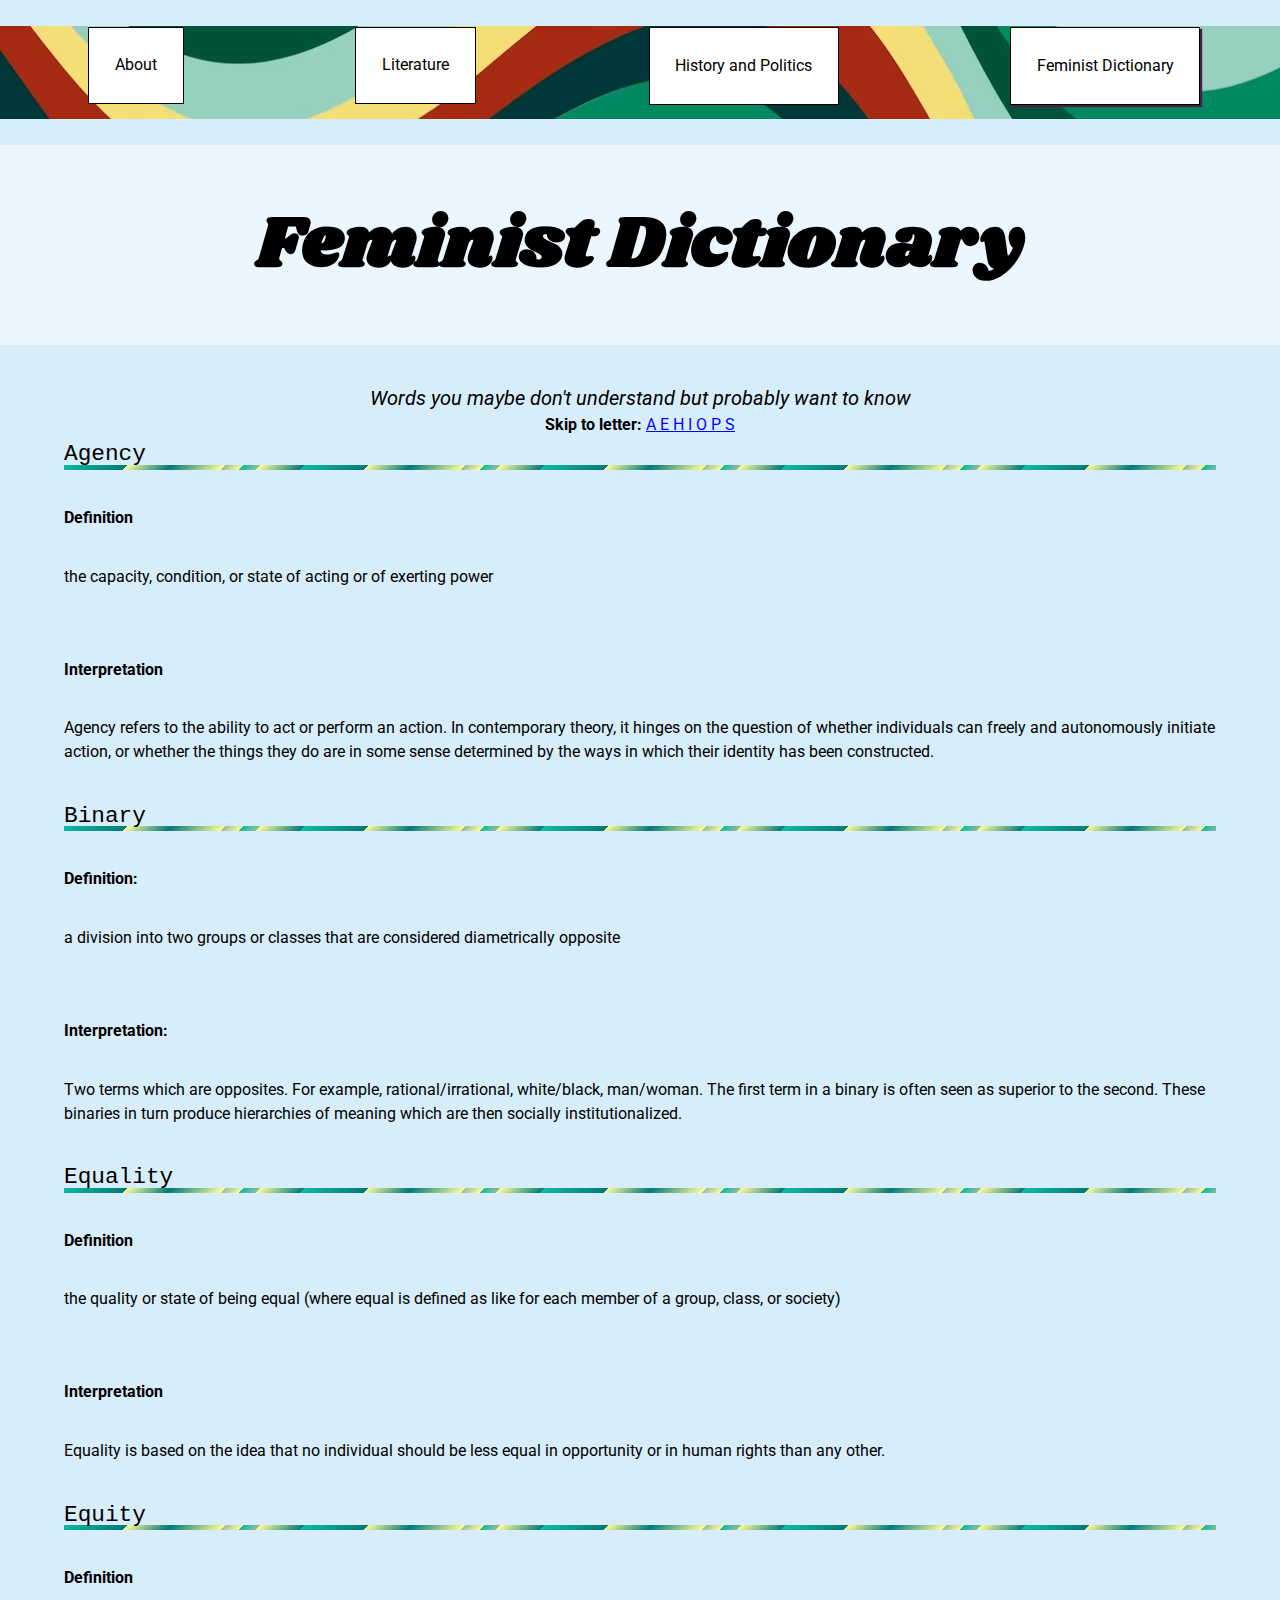
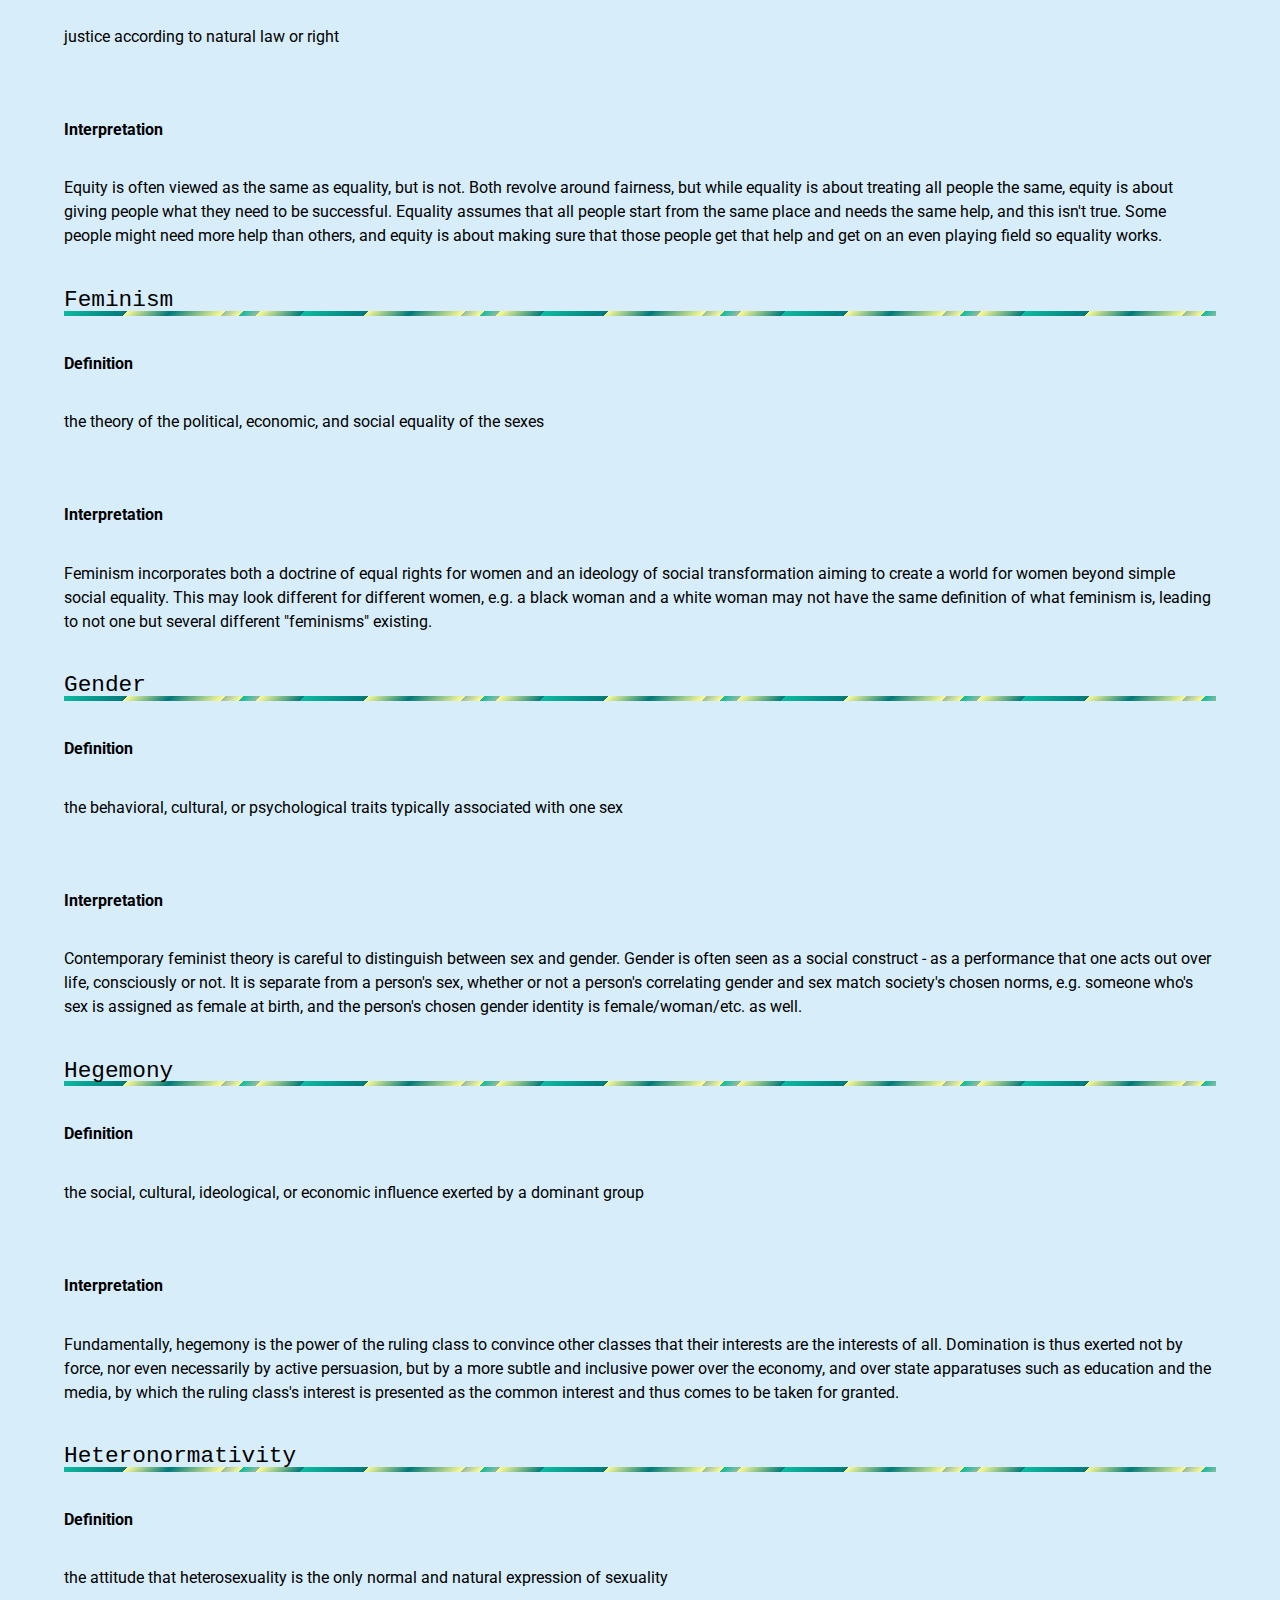
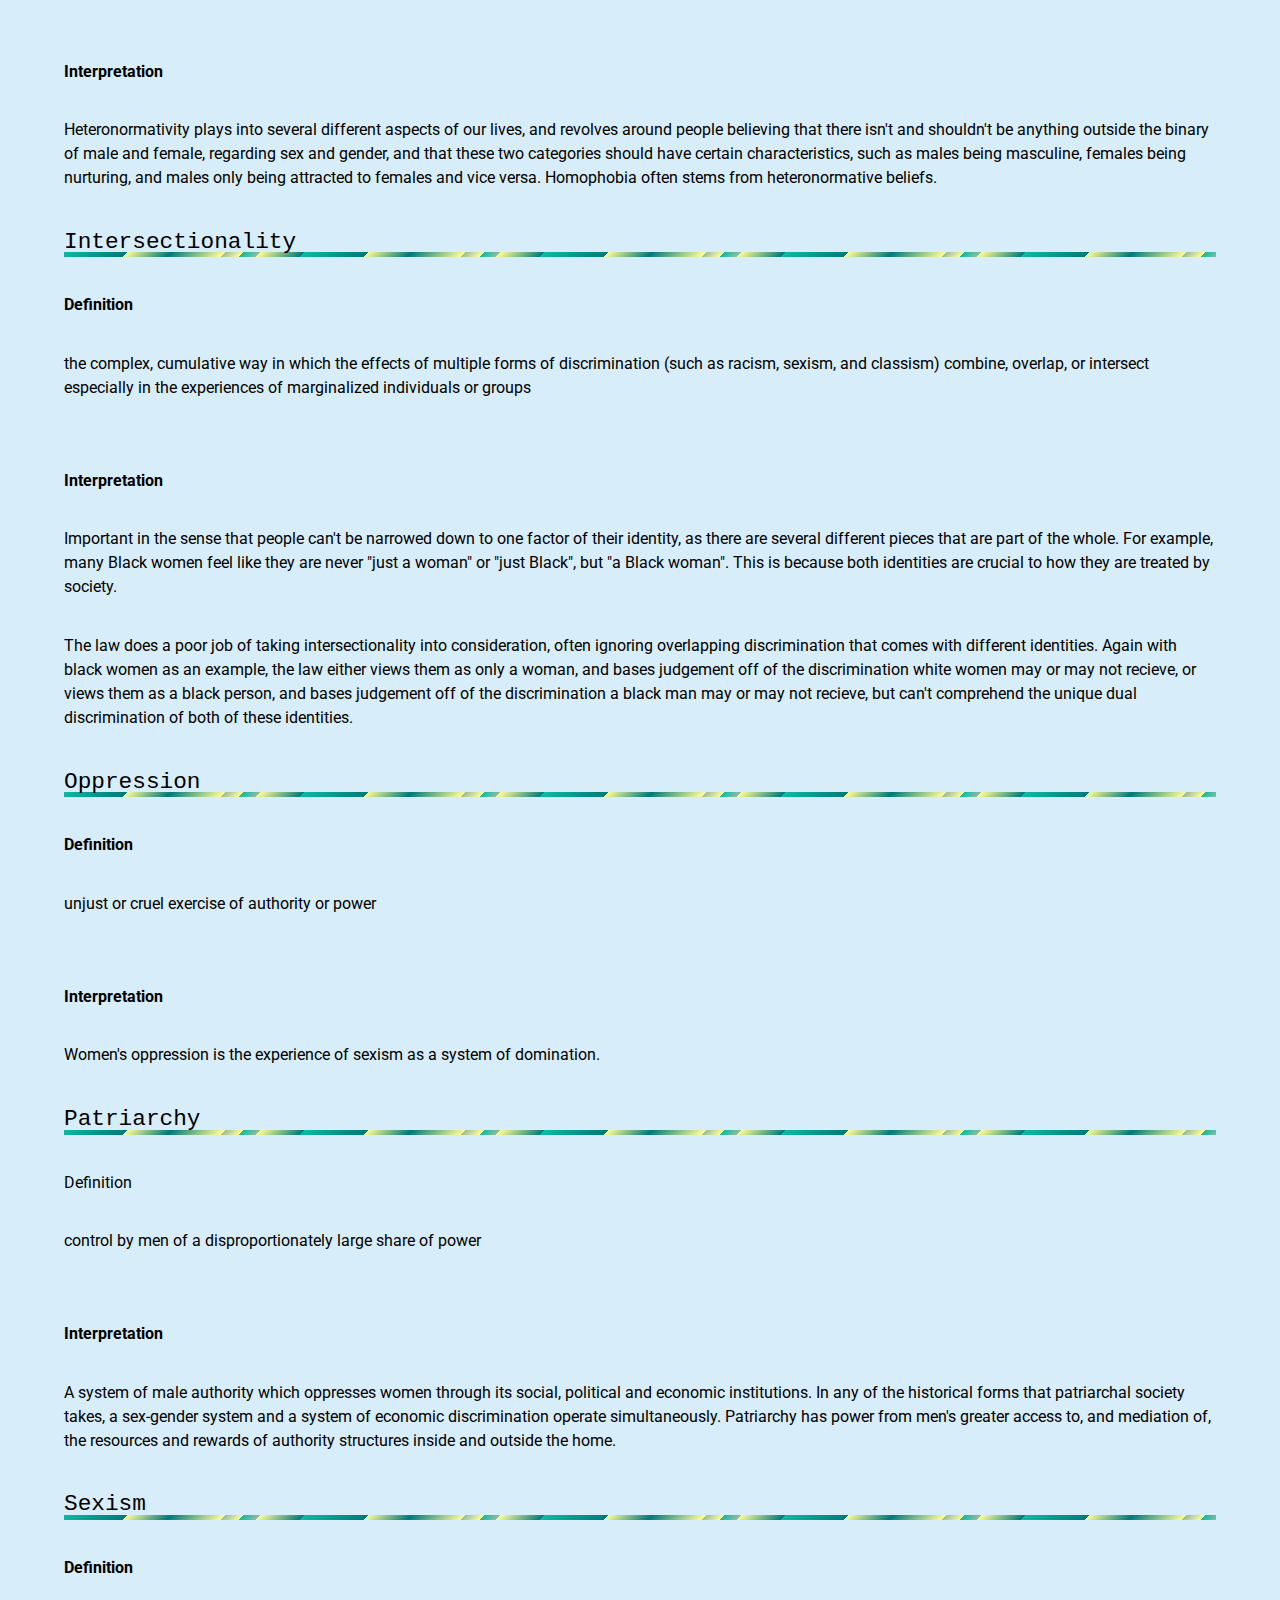
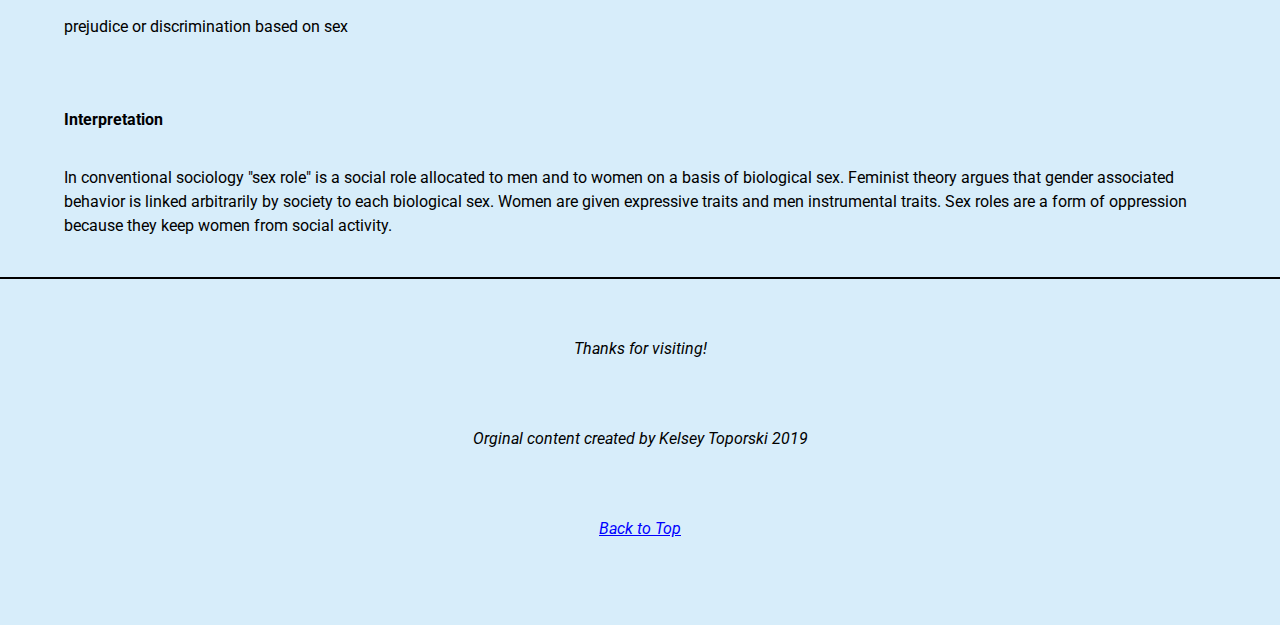
<file: femdict.html>
<!DOCTYPE html>
<html lang="en">
<head>
  <meta charset="UTF-8">

  <meta name="viewport" content="width=device-width, initial-scale=1.0">

  <!-- connects to the stylesheets -->
  <link rel="stylesheet" href="css/reset.css">
  <link rel="stylesheet" href="css/style.css">

  <!-- connect to a Google font -->
  <link href="https://fonts.googleapis.com/css2?family=Merriweather&family=Roboto&family=Shrikhand&display=swap" rel="stylesheet"> 
  <!-- connect to a Font Aweseom font -->
  <!-- connect to a favicon -->
  <link rel="apple-touch-icon" sizes="180x180" href="images/favicon_io/apple-touch-icon.png">
  <link rel="icon" type="image/png" sizes="32x32" href="images/favicon_io/favicon-32x32.png">
  <link rel="icon" type="image/png"  href="images/favicon_io/favicon-16x16.png">

  <title>Women's Web - Dictionary</title>
</head>

<body>
  <a href= "#mainstuff" class= "skip">Skip to Main Content</a>
  <header id="tops">
    <nav>
        <ul>
          <li><a href="index.html">About</a></li>
          <li><a href="literature.html">Literature</a></li>
          <li><a href="history.html">History and Politics</a></li>
          <li><a href="femdict.html" class= "current">Feminist Dictionary</a></li>
        </ul>
    </nav>
      <!-- definitions from meriam webster -->
      <!-- interpretations from
            The Dictionary of Feminist Theory - Maggie Humm,
            Key Concepts In Post-Colonial Studies - Ashcroft, Bill, Gareth Griffiths, and Helen Tiffin,
            or myself -->
      <!-- interpretation of equity from https://everydayfeminism.com/2014/09/equality-is-not-enough/ -->
    <div class= "text_container">
    <h1>Feminist Dictionary</h1>
    </div>

    <h3 class="subtitle">Words you maybe don't understand but probably want to know</h3>

    <h4 class="alpha">Skip to letter: <Span><a href= "#A">A </a><a href="#E">E </a><a href="#H">H </a><a href="#I">I </a><a href="#O">O </a><a href="#P">P </a><a href="#S">S </a></Span></h4>
  </header>

  <main>

      <!-- definitions from meriam webster -->
      <!-- interpretations from
            The Dictionary of Feminist Theory - Maggie Humm,
            Key Concepts In Post-Colonial Studies - Ashcroft, Bill, Gareth Griffiths, and Helen Tiffin,
            or myself -->
      <!-- interpretation of equity from https://everydayfeminism.com/2014/09/equality-is-not-enough/ -->

      <dl class=dictionary>
        <div id="mainstuff">
        <dt id="A"><span>Agency</span></dt>
        <dd><h4>Definition</h4>
          <p>
            the capacity, condition, or state of acting or of exerting power
          </p></dd>
        <dd><h4>Interpretation</h4>
          <p>
            Agency refers to the ability to act or perform an action. In contemporary theory, it hinges on the question of whether individuals can freely and autonomously initiate action, or whether the things they do are in some sense determined by the ways in which their identity has been constructed.
          </p></dd>
        </div>
        <div>
        <dt>Binary</dt>
        <dd><h4>Definition:</h4>
          <p>
            a division into two groups or classes that are considered diametrically opposite
          </p></dd>
        <dd><h4>Interpretation:</h4>
          <p>
            Two terms which are opposites. For example, rational/irrational, white/black, man/woman. The first term in a binary is often seen as superior to the second. These binaries in turn produce hierarchies of meaning which are then socially institutionalized.
          </p></dd>
        </div>
        <div>
        <dt id="E">Equality</dt>
        <dd><h4>Definition</h4>
          <p>
            the quality or state of being equal (where equal is defined as like for each member of a group, class, or society)
          </p></dd>
        <dd><h4>Interpretation</h4>
          <p>
            Equality is based on the idea that no individual should be less equal in opportunity or in human rights than any other.
          </p></dd>
        </div>
        <div>
          
        <dt>Equity</dt>
        <dd><h4>Definition</h4>
          <p>
            justice according to natural law or right
          </p></dd>
        <dd><h4>Interpretation</h4>
          <p>
            Equity is often viewed as the same as equality, but is not. Both revolve around fairness, but while equality is about treating all people the same, equity is about giving people what they need to be successful. Equality assumes that all people start from the same place and needs the same help, and this isn't true. Some people might need more help than others, and equity is about making sure that those people get that help and get on an even playing field so equality works.
          </p></dd>
        </div>
        
        <div>
        <dt id="F">Feminism</dt>
        <dd><h4>Definition</h4>
          <p>
            the theory of the political, economic, and social equality of the sexes
          </p></dd>
        <dd><h4>Interpretation</h4>
          <p>
            Feminism incorporates both a doctrine of equal rights for women and an ideology of social transformation aiming to create a world for women beyond simple social equality. This may look different for different women, e.g. a black woman and a white woman may not have the same definition of what feminism is, leading to not one but several different "feminisms" existing.
          </p></dd>
        </div>
       
        <div>
        <dt id="G">Gender</dt>
        <dd><h4>Definition</h4>
          <p>
            the behavioral, cultural, or psychological traits typically associated with one sex
          </p></dd>
        <dd><h4>Interpretation</h4>
          <p>
            Contemporary feminist theory is careful to distinguish between sex and gender. Gender is often seen as a social construct - as a performance that one acts out over life, consciously or not. It is separate from a person's sex, whether or not a person's correlating gender and sex match society's chosen norms, e.g. someone who's sex is assigned as female at birth, and the person's chosen gender identity is female/woman/etc. as well.
          </p></dd>
        </div>
        <div>
        <dt id="H">Hegemony</dt>
        <dd><h4>Definition</h4>
          <p>
            the social, cultural, ideological, or economic influence exerted by a dominant group
          </p></dd>
        <dd><h4>Interpretation</h4>
          <p>
            Fundamentally, hegemony is the power of the ruling class to convince other classes that their interests are the interests of all.  Domination is thus exerted not by force, nor even necessarily by active persuasion, but by a more subtle and inclusive power over the economy, and over state apparatuses such as education and the media, by which the ruling class's interest is presented as the common interest and thus comes to be taken for granted.
          </p></dd>
        </div>

        <div>
        <dt>Heteronormativity</dt>
        <dd><h4>Definition</h4>
          <p>
            the attitude that heterosexuality is the only normal and natural expression of sexuality
          </p></dd>
        <dd><h4>Interpretation</h4>
          <p>
            Heteronormativity plays into several different aspects of our lives, and revolves around people believing that there isn't and shouldn't be anything outside the binary of male and female, regarding sex and gender, and that these two categories should have certain characteristics, such as males being masculine, females being nurturing, and males only being attracted to females and vice versa. Homophobia often stems from heteronormative beliefs.
          </p></dd>
        </div>
        
        <div>
        <dt id="I">Intersectionality</dt>
        <dd><h4>Definition</h4>
          <p>
            the complex, cumulative way in which the effects of multiple forms of discrimination (such as racism, sexism, and classism) combine, overlap, or intersect especially in the experiences of marginalized individuals or groups
          </p></dd>
        <dd><h4>Interpretation</h4>
          <p>
            Important in the sense that people can't be narrowed down to one factor of their identity, as there are several different pieces that are part of the whole. For example, many Black women feel like they are never "just a woman" or "just Black", but "a Black woman". This is because both identities are crucial to how they are treated by society.
          </p>
          <p>
            The law does a poor job of taking intersectionality into consideration, often ignoring overlapping discrimination that comes with different identities. Again with black women as an example, the law either views them as only a woman, and bases judgement off of the discrimination white women may or may not recieve, or views them as a black person, and bases judgement off of the discrimination a black man may or may not recieve, but can't comprehend the unique dual discrimination of both of these identities.
          </p></dd>
        </div>
        
        <div>
        <dt id="O">Oppression</dt>
        <dd><h4>Definition</h4>
          <p>
            unjust or cruel exercise of authority or power
          </p></dd>
        <dd><h4>Interpretation</h4>
          <p>
            Women's oppression is the experience of sexism as a system of domination.
          </p></dd>
        </div>
        <div>
        <dt id="P">Patriarchy</dt>
        <dd>Definition
          <p>
            control by men of a disproportionately large share of power
          </p></dd>
        <dd><h4>Interpretation</h4>
          <p>
            A system of male authority which oppresses women through its social, political and economic institutions. In any of the historical forms that patriarchal society takes, a sex-gender system and a system of economic discrimination operate simultaneously. Patriarchy has power from men's greater access to, and mediation of, the resources and rewards of authority structures inside and outside the home.
          </p></dd>
        </div>

        <div>
        <dt id="S">Sexism</dt>
        <dd><h4>Definition</h4>
          <p>
            prejudice or discrimination based on sex
          </p></dd>
        <dd><h4>Interpretation</h4>
          <p>
            In conventional sociology "sex role" is a social role allocated to men and to women on a basis of biological sex. Feminist theory argues that gender associated behavior is linked arbitrarily by society to each biological sex. Women are given expressive traits and men instrumental traits. Sex roles are a form of oppression because they keep women from social activity.
          </p></dd>
        </div>
      </dl>

    </main>

    <footer>
      <p class="thanks">
        Thanks for visiting! <i class="far fa-grin"></i>
      </p>
      <p>Orginal content created by Kelsey Toporski 2019</p>

      <a href="#top" class="tops">Back to Top</a>
    </footer>

</body>
</html>
</file>
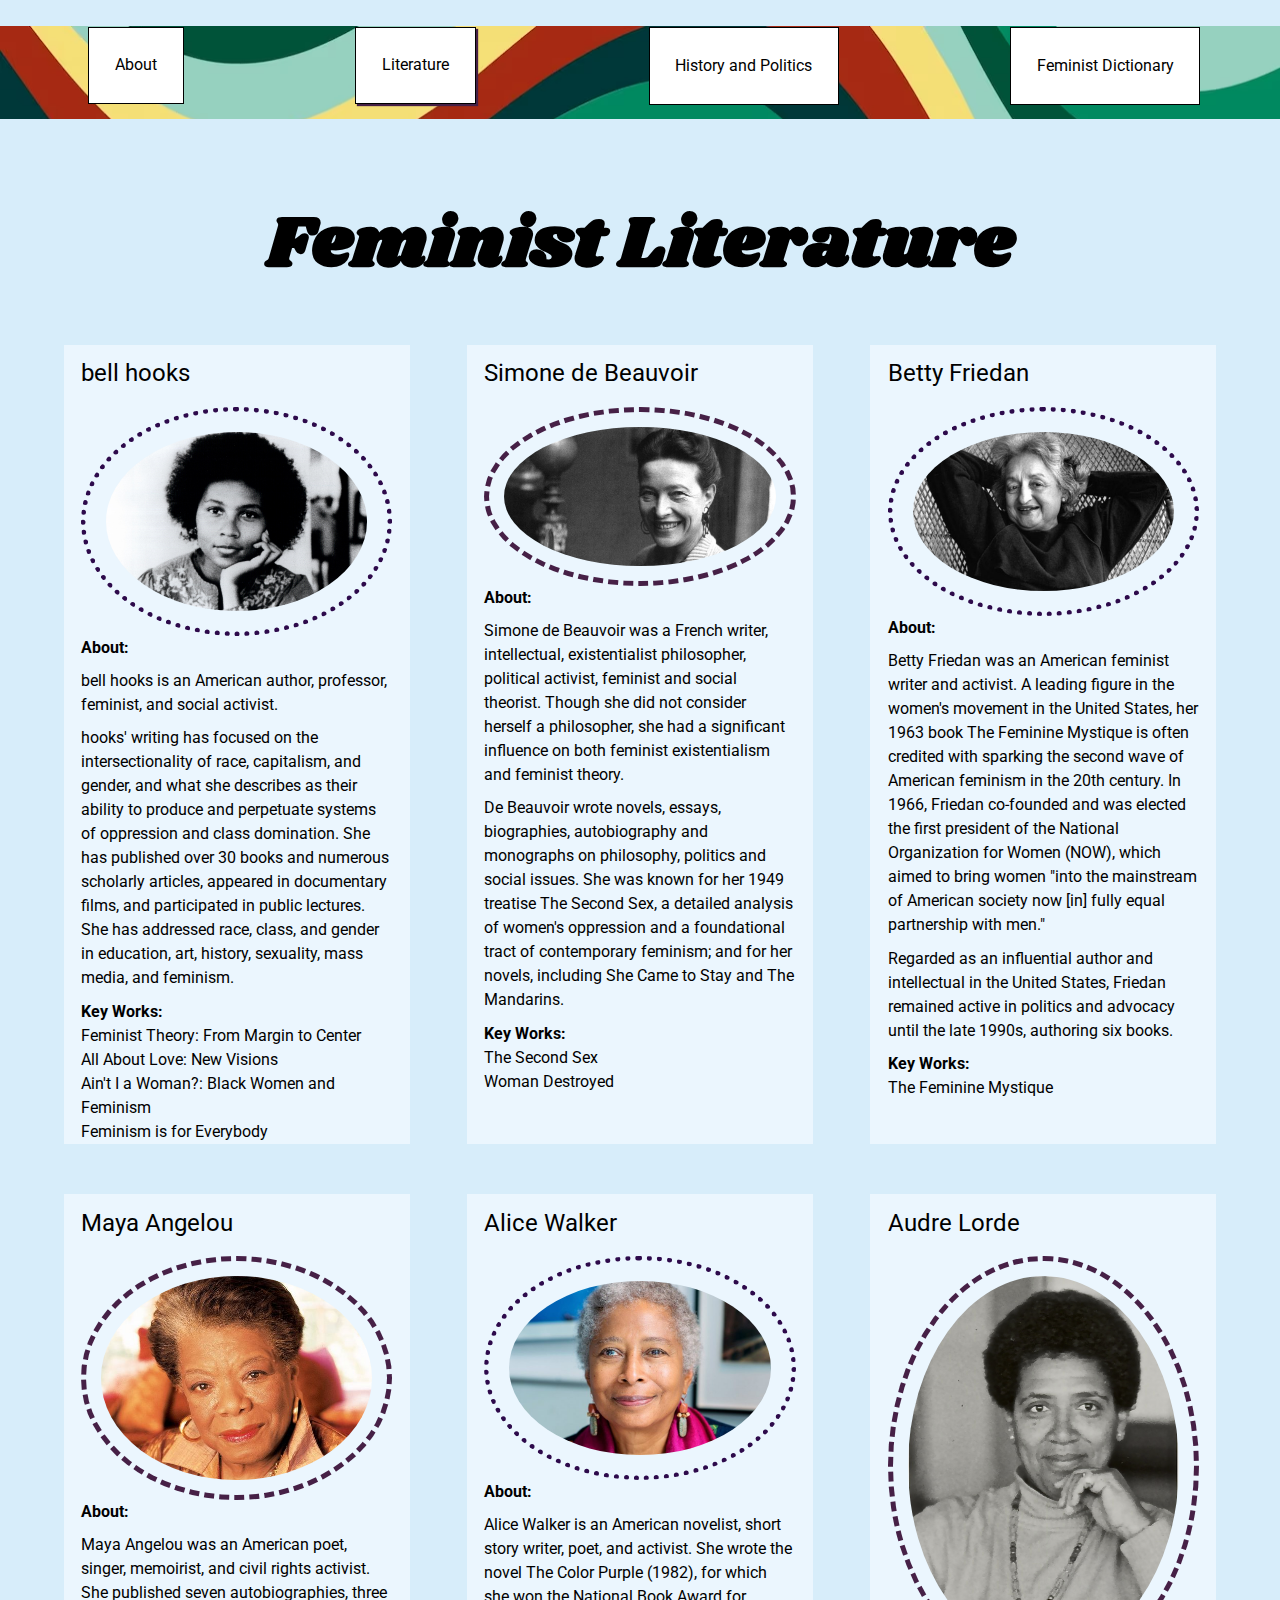
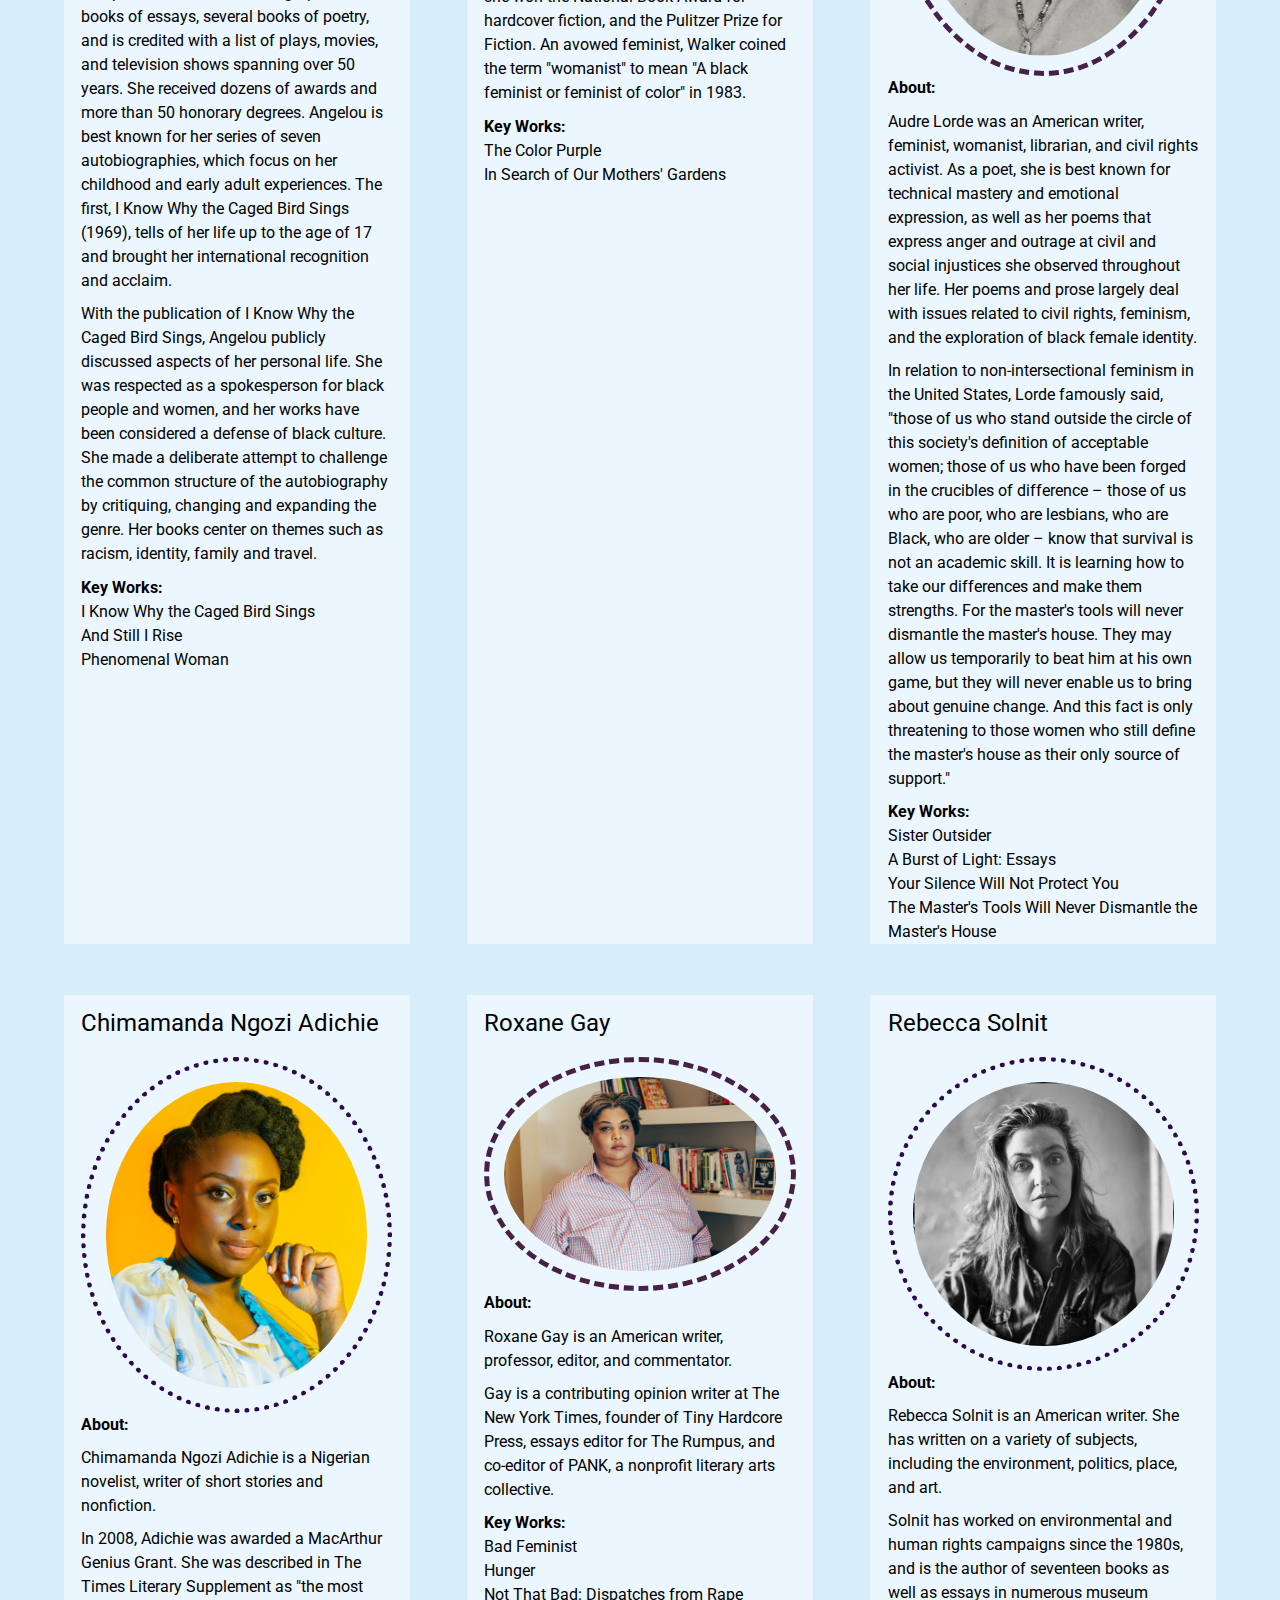
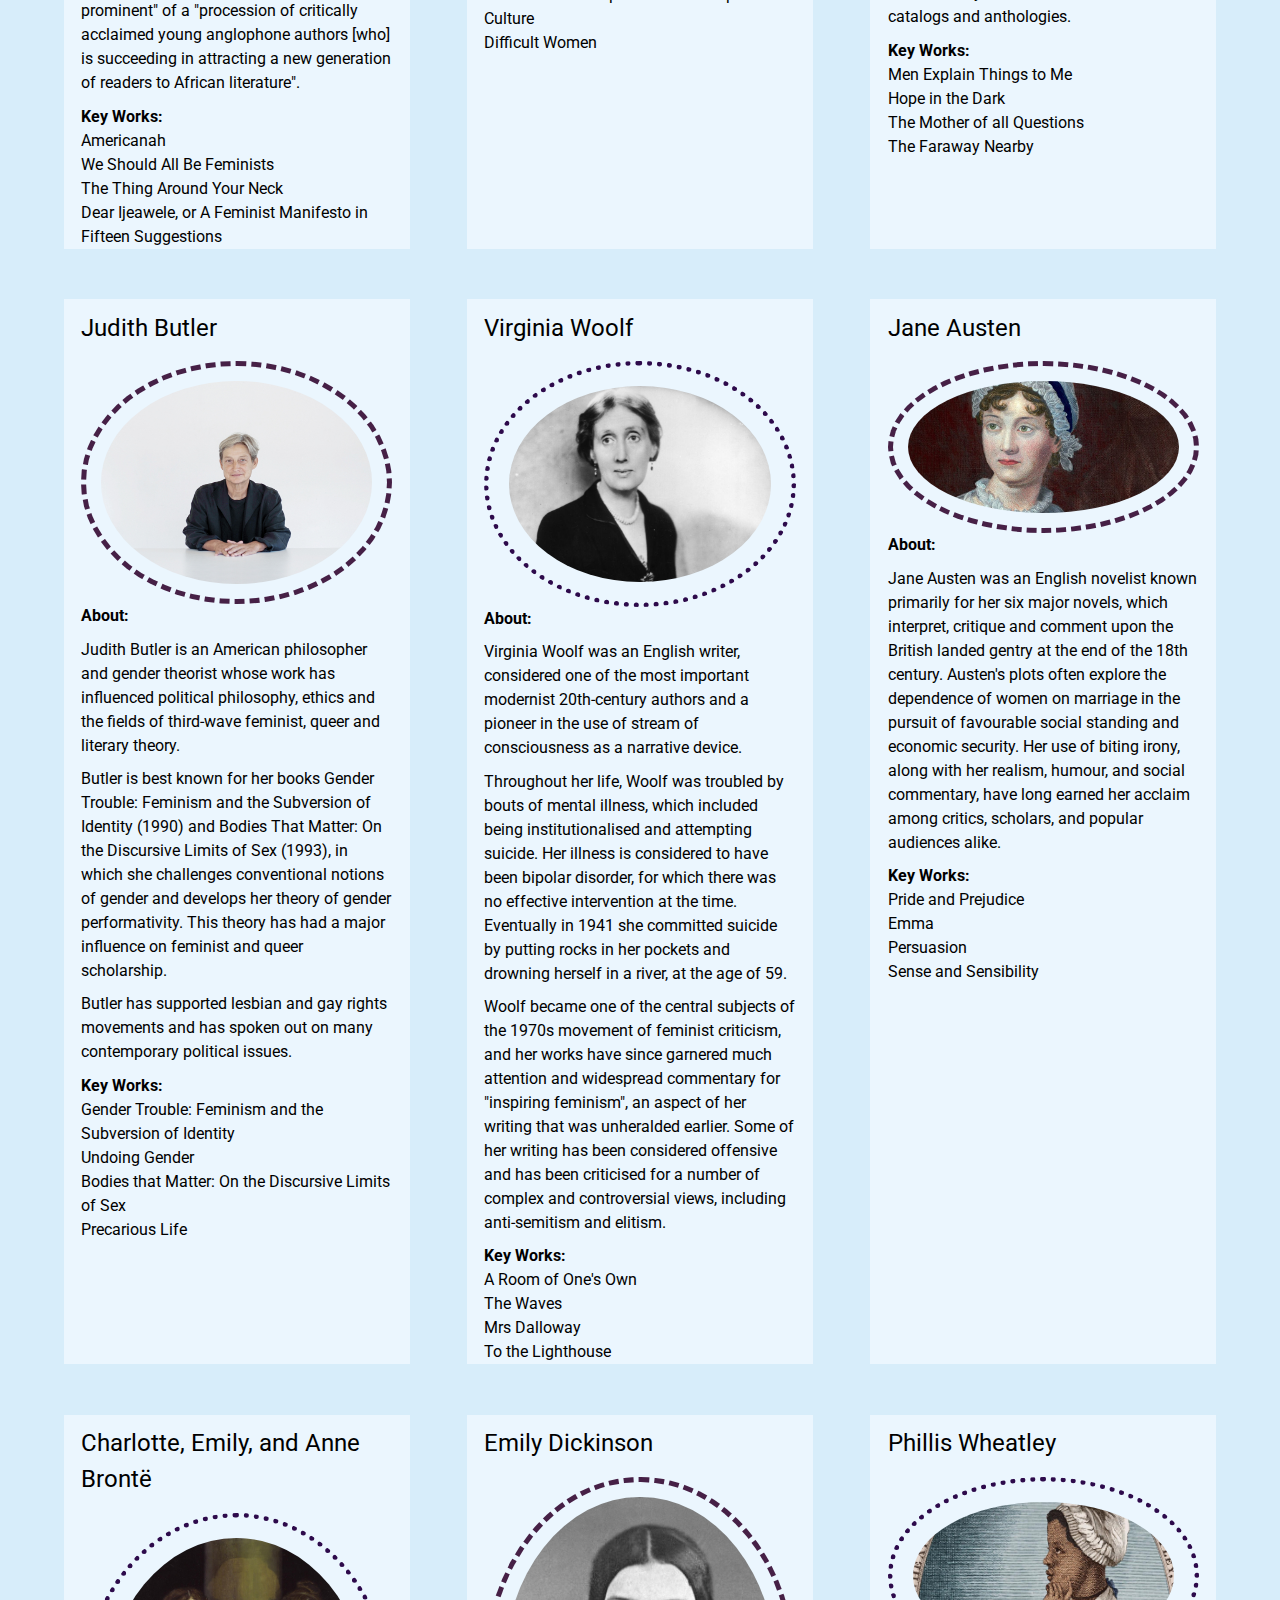
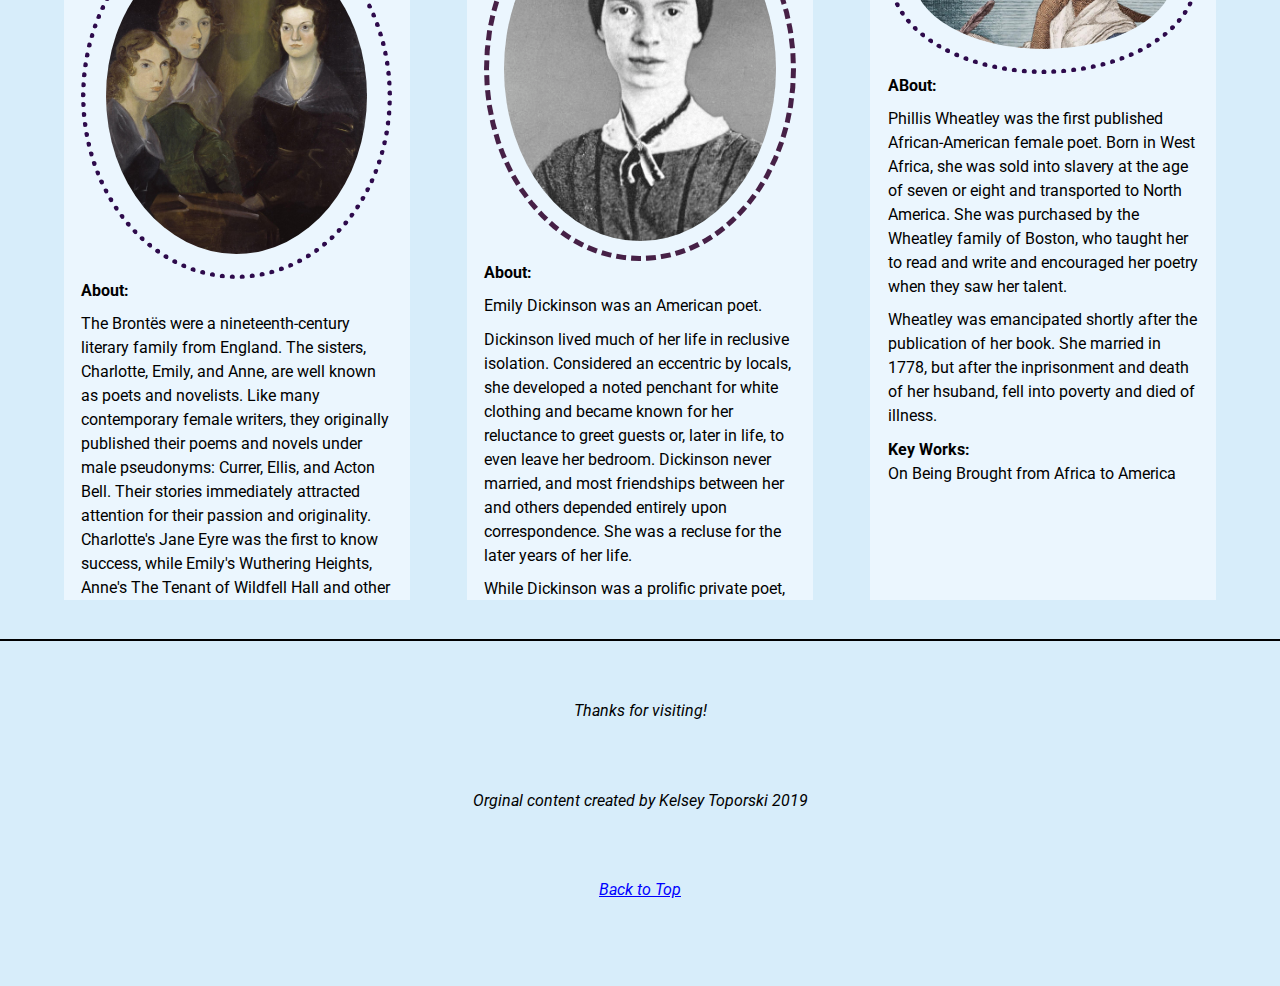
<file: literature.html>
<!DOCTYPE html>
<html lang="en">
<head>
  <meta charset="UTF-8">

  <meta name="viewport" content="width=device-width, initial-scale=1.0">

  <!-- connects to the stylesheets -->
  <link rel="stylesheet" href="css/reset.css">
  <link href="dist/css/lightbox.css" rel="stylesheet" />
  <link rel="stylesheet" href="css/style.css">
  <link href="https://fonts.googleapis.com/css2?family=Merriweather&family=Roboto&family=Shrikhand&display=swap" rel="stylesheet"> 
  <!-- connect to a Google font -->
  <!-- connect to a Font Aweseom font -->
  <!-- connect to a favicon -->
  <link rel="apple-touch-icon" sizes="180x180" href="images/favicon_io/apple-touch-icon.png">
  <link rel="icon" type="image/png" sizes="32x32" href="images/favicon_io/favicon-32x32.png">
  <link rel="icon" type="image/png"  href="images/favicon_io/favicon-16x16.png">

  <title>Women's Web - Literature</title>
</head>

<body>
  <a href= "#mainstuff" class= "skip">Skip to Main Content</a>
  <header id="tops">
    <nav>
        <ul>
          <li><a href="index.html">About</a></li>
          <li><a href="literature.html" class= "current">Literature</a></li>
          <li><a href="history.html">History and Politics</a></li>
          <li><a href="femdict.html">Feminist Dictionary</a></li>
        </ul>
    </nav>
      <!-- definitions from meriam webster -->
      <!-- interpretations from
            The Dictionary of Feminist Theory - Maggie Humm,
            Key Concepts In Post-Colonial Studies - Ashcroft, Bill, Gareth Griffiths, and Helen Tiffin,
            or myself -->
      <!-- interpretation of equity from https://everydayfeminism.com/2014/09/equality-is-not-enough/ -->
    <h1 id="mainstuff">Feminist Literature</h1>
  </header>

  <main class="grid_people">

      <div>
      <h2>bell hooks</h2>
      <a href="images/bell_hooks.jpg" data-lightbox="image-1" data-title="Bell Hooks">
      <img src="images/bell_hooks.jpg"  width="200" alt="Image of bell hooks"></a>
      <div>
      <h4>About:</h4>
        <p>
          bell hooks is an American author, professor, feminist, and social activist.
        </p>
        <p>
          hooks' writing has focused on the intersectionality of race, capitalism, and gender, and what she describes as their ability to produce and perpetuate systems of oppression and class domination. She has published over 30 books and numerous scholarly articles, appeared in documentary films, and participated in public lectures. She has addressed race, class, and gender in education, art, history, sexuality, mass media, and feminism.
        </p>
      </div>
      <div>
      <h4>Key Works:</h4>
        <ul>
          <li>Feminist Theory: From Margin to Center</li>
          <li>All About Love: New Visions</li>
          <li>Ain't I a Woman?: Black Women and Feminism</li>
          <li>Feminism is for Everybody</li>
        </ul>
      </div>
      </div>
    
      <div>
      <h2>Simone de Beauvoir</h2>
      <img src="images/simone_db.jpg"  width="200" alt="Image of Simone de Beauvoir">
      <div>
      <h4>About:</h4>
        <p>
          Simone de Beauvoir was a French writer, intellectual, existentialist philosopher, political activist, feminist and social theorist. Though she did not consider herself a philosopher, she had a significant influence on both feminist existentialism and feminist theory.
        </p>
        <p>
          De Beauvoir wrote novels, essays, biographies, autobiography and monographs on philosophy, politics and social issues. She was known for her 1949 treatise The Second Sex, a detailed analysis of women's oppression and a foundational tract of contemporary feminism; and for her novels, including She Came to Stay and The Mandarins.
        </p>
      </div>
      <div>
      <h4>Key Works:</h4>
        <ul>
          <li>The Second Sex</li>
          <li>Woman Destroyed</li>
        </ul>
      </div>
      </div>
      

      <div>
      <h2>Betty Friedan</h2>
      <img src="images/betty_friedan.jpg"  width="200" alt="Image of Betty Friedan">
      <div>
      <h4>About:</h4>
        <p>
          Betty Friedan was an American feminist writer and activist. A leading figure in the women's movement in the United States, her 1963 book The Feminine Mystique is often credited with sparking the second wave of American feminism in the 20th century. In 1966, Friedan co-founded and was elected the first president of the National Organization for Women (NOW), which aimed to bring women "into the mainstream of American society now [in] fully equal partnership with men."
        </p>
        <p>
          Regarded as an influential author and intellectual in the United States, Friedan remained active in politics and advocacy until the late 1990s, authoring six books.
        </p>
      </div>
      <div>
      <h4>Key Works:</h4>
        <ul>
          <li>The Feminine Mystique</li>
        </ul>
      </div>
      </div>

      <div>
      <h2>Maya Angelou</h2>
      <img src="images/maya_angelou.jpg"  width="200" alt="Image of Maya Angelou">
      <div>
      <h4>About:</h4>
        <p>
          Maya Angelou was an American poet, singer, memoirist, and civil rights activist. She published seven autobiographies, three books of essays, several books of poetry, and is credited with a list of plays, movies, and television shows spanning over 50 years. She received dozens of awards and more than 50 honorary degrees. Angelou is best known for her series of seven autobiographies, which focus on her childhood and early adult experiences. The first, I Know Why the Caged Bird Sings (1969), tells of her life up to the age of 17 and brought her international recognition and acclaim.
        </p>
        <p>
          With the publication of I Know Why the Caged Bird Sings, Angelou publicly discussed aspects of her personal life. She was respected as a spokesperson for black people and women, and her works have been considered a defense of black culture. She made a deliberate attempt to challenge the common structure of the autobiography by critiquing, changing and expanding the genre. Her books center on themes such as racism, identity, family and travel.
        </p>
      </div>
      <div>
      <h4>Key Works:</h4>
        <ul>
          <li>I Know Why the Caged Bird Sings</li>
          <li>And Still I Rise</li>
          <li>Phenomenal Woman</li>
        </ul>
      </div>
      </div>

      <!-- <script>
        alert("HI");
        console.log("hey good lookin");
      </script> -->

      <div>
      <h2>Alice Walker</h2>
      <img src="images/alice_walker.jpg"  width="200" alt="Image of Alice Walker">
      <div>
      <h4>About:</h4>
        <p>
          Alice Walker is an American novelist, short story writer, poet, and activist. She wrote the novel The Color Purple (1982), for which she won the National Book Award for hardcover fiction, and the Pulitzer Prize for Fiction. An avowed feminist, Walker coined the term "womanist" to mean "A black feminist or feminist of color" in 1983.
        </p>
      </div>
      <div>
      <h4>Key Works:</h4>
        <ul>
          <li>The Color Purple</li>
          <li>In Search of Our Mothers' Gardens</li>
        </ul>
      </div>
      </div>

      <div>
      <h2>Audre Lorde</h2>
      <img src="images/audre_lorde.jpg"  width="200" alt="Image of Audre Lorde">
      <div>
      <h4>About:</h4>
        <p>
          Audre Lorde was an American writer, feminist, womanist, librarian, and civil rights activist. As a poet, she is best known for technical mastery and emotional expression, as well as her poems that express anger and outrage at civil and social injustices she observed throughout her life. Her poems and prose largely deal with issues related to civil rights, feminism, and the exploration of black female identity.
        </p>
        <p>
          In relation to non-intersectional feminism in the United States, Lorde famously said, "those of us who stand outside the circle of this society's definition of acceptable women; those of us who have been forged in the crucibles of difference – those of us who are poor, who are lesbians, who are Black, who are older – know that survival is not an academic skill. It is learning how to take our differences and make them strengths. For the master's tools will never dismantle the master's house. They may allow us temporarily to beat him at his own game, but they will never enable us to bring about genuine change. And this fact is only threatening to those women who still define the master's house as their only source of support."
        </p>
      </div>
      <div>
      <h4>Key Works:</h4>
        <ul>
          <li>Sister Outsider</li>
          <li>A Burst of Light: Essays</li>
          <li>Your Silence Will Not Protect You</li>
          <li>The Master's Tools Will Never Dismantle the Master's House</li>
        </ul>
      </div>
      </div>

      <div>
      <h2>Chimamanda Ngozi Adichie</h2>
      <img src="images/chimamanda.jpg"  width="200" alt="Image of Chimamanda Ngozi Adichie">
      <div>
      <h4>About:</h4>
        <p>
          Chimamanda Ngozi Adichie is a Nigerian novelist, writer of short stories and nonfiction.
        </p>
        <p>
          In 2008, Adichie was awarded a MacArthur Genius Grant. She was described in The Times Literary Supplement as "the most prominent" of a "procession of critically acclaimed young anglophone authors [who] is succeeding in attracting a new generation of readers to African literature".
        </p>
        </div>
        <div>
      <h4>Key Works:</h4>
        <ul>
          <li>Americanah</li>
          <li>We Should All Be Feminists</li>
          <li>The Thing Around Your Neck</li>
          <li>Dear Ijeawele, or A Feminist Manifesto in Fifteen Suggestions</li>
        </ul>
      </div>
      </div>

      <div>
      <h2>Roxane Gay</h2>
      <img src="images/roxane_gay.jpg"  width="200" alt="Image of Roxane Gay">
      <div>
      <h4>About:</h4>
        <p>
          Roxane Gay is an American writer, professor, editor, and commentator.
        </p>
        <p>
          Gay is a contributing opinion writer at The New York Times, founder of Tiny Hardcore Press, essays editor for The Rumpus, and co-editor of PANK, a nonprofit literary arts collective.
        </p>
      </div>
      <div>
      <h4>Key Works:</h4>
        <ul>
          <li>Bad Feminist</li>
          <li>Hunger</li>
          <li>Not That Bad: Dispatches from Rape Culture</li>
          <li>Difficult Women</li>
        </ul>
      </div>
      </div>

      <div>
      <h2>Rebecca Solnit</h2>
      <img src="images/rebecca_solnit.jpg"  width="200" alt="Image of Rebecca Solnit">
      <div>
      <h4>About:</h4>
        <p>
          Rebecca Solnit is an American writer. She has written on a variety of subjects, including the environment, politics, place, and art.
        </p>
        <p>
          Solnit has worked on environmental and human rights campaigns since the 1980s, and is the author of seventeen books as well as essays in numerous museum catalogs and anthologies.
        </p>
      </div>
      <div>
      <h4>Key Works:</h4>
        <ul>
          <li>Men Explain Things to Me</li>
          <li>Hope in the Dark</li>
          <li>The Mother of all Questions</li>
          <li>The Faraway Nearby</li>
        </ul>
      </div>
      </div>

      <div>
      <h2>Judith Butler</h2>
      <img src="images/judith_butler.jpg"  width="200" alt="Image of Judith Butler">
      <div>
      <h4>About:</h4>
        <p>
          Judith Butler is an American philosopher and gender theorist whose work has influenced political philosophy, ethics and the fields of third-wave feminist, queer and literary theory.
        </p>
        <p>
          Butler is best known for her books Gender Trouble: Feminism and the Subversion of Identity (1990) and Bodies That Matter: On the Discursive Limits of Sex (1993), in which she challenges conventional notions of gender and develops her theory of gender performativity. This theory has had a major influence on feminist and queer scholarship.
        </p>
        <p>
          Butler has supported lesbian and gay rights movements and has spoken out on many contemporary political issues.
        </p>
      </div>
      <div>
      <h4>Key Works:</h4>
        <ul>
          <li>Gender Trouble: Feminism and the Subversion of Identity</li>
          <li>Undoing Gender</li>
          <li>Bodies that Matter: On the Discursive Limits of Sex</li>
          <li>Precarious Life</li>
        </ul>
      </div>
      </div>

      <div>
      <h2>Virginia Woolf</h2>
      <img src="images/virginia_woolf.jpg"  width="200" alt="Image of Virginia Woolf">
      <div>
      <h4>About:</h4>
        <p>
          Virginia Woolf was an English writer, considered one of the most important modernist 20th-century authors and a pioneer in the use of stream of consciousness as a narrative device.
        </p>
        <p>
          Throughout her life, Woolf was troubled by bouts of mental illness, which included being institutionalised and attempting suicide. Her illness is considered to have been bipolar disorder, for which there was no effective intervention at the time. Eventually in 1941 she committed suicide by putting rocks in her pockets and drowning herself in a river, at the age of 59.
        </p>
        <p>
          Woolf became one of the central subjects of the 1970s movement of feminist criticism, and her works have since garnered much attention and widespread commentary for "inspiring feminism", an aspect of her writing that was unheralded earlier. Some of her writing has been considered offensive and has been criticised for a number of complex and controversial views, including anti-semitism and elitism.
        </p>
      </div>
      <div>
      <h4>Key Works:</h4>
        <ul>
          <li>A Room of One's Own</li>
          <li>The Waves</li>
          <li>Mrs Dalloway</li>
          <li>To the Lighthouse</li>
        </ul>
      </div>
      </div>

      <div>
      <h2>Jane Austen</h2>
      <img src="images/jane_austen.jpg"  width="200" alt="Image of Jane Austen">
      <div>
      <h4>About:</h4>
        <p>
          Jane Austen was an English novelist known primarily for her six major novels, which interpret, critique and comment upon the British landed gentry at the end of the 18th century. Austen's plots often explore the dependence of women on marriage in the pursuit of favourable social standing and economic security. Her use of biting irony, along with her realism, humour, and social commentary, have long earned her acclaim among critics, scholars, and popular audiences alike.
        </p>
      </div>
      <div>
      <h4>Key Works:</h4>
        <ul>
          <li>Pride and Prejudice</li>
          <li>Emma</li>
          <li>Persuasion</li>
          <li>Sense and Sensibility</li>
        </ul>
      </div>
      </div>

      <div>
      <h2>Charlotte, Emily, and Anne Brontë</h2>
      <img src="images/bronte_sisters.jpg"  width="200" alt="Image of Charlotte, Emily, and Anne Brontë">
      <div>
      <h4>About:</h4>
        <p>
          The Brontës were a nineteenth-century literary family from England. The sisters, Charlotte, Emily, and Anne, are well known as poets and novelists. Like many contemporary female writers, they originally published their poems and novels under male pseudonyms: Currer, Ellis, and Acton Bell. Their stories immediately attracted attention for their passion and originality. Charlotte's Jane Eyre was the first to know success, while Emily's Wuthering Heights, Anne's The Tenant of Wildfell Hall and other works were later to be accepted as masterpieces of literature.
        </p>
      </div>
      <div>
      <h4>Key Works:</h4>
        <ul>
          <li>Jane Eyre (Charlotte)</li>
          <li>Wuthering Heights (Emily)</li>
          <li>The Tenant of Wildfell Hall (Anne)</li>
        </ul>
      </div>
      </div>

      <div>
      <h2>Emily Dickinson</h2>
      <img src="images/emily_d.jpg"  width="200" alt="Image of Emily Dickinson">
      <div>
      <h4>About:</h4>
        <p>
          Emily Dickinson was an American poet.
        </p>
        <p>
          Dickinson lived much of her life in reclusive isolation. Considered an eccentric by locals, she developed a noted penchant for white clothing and became known for her reluctance to greet guests or, later in life, to even leave her bedroom. Dickinson never married, and most friendships between her and others depended entirely upon correspondence. She was a recluse for the later years of her life.
        </p>
        <p>
          While Dickinson was a prolific private poet, fewer than a dozen of her nearly 1,800 poems were published during her lifetime. Many of her poems deal with themes of death and immortality, two recurring topics in letters to her friends.
        </p>
      </div>
      <div>
      <h4>Key Works:</h4>
        <ul>
          <li>Because I could not stop for Death</li>
          <li>Success is Counted Sweetest</li>
        </ul>
      </div>
      </div>

      <div>
      <h2>Phillis Wheatley</h2>
      <img src="images/phillis_w.jpg"  width="200" alt="Image of Phillis Wheatley">
      <div>
      <h4>ABout:</h4>
        <p>
          Phillis Wheatley was the first published African-American female poet. Born in West Africa, she was sold into slavery at the age of seven or eight and transported to North America. She was purchased by the Wheatley family of Boston, who taught her to read and write and encouraged her poetry when they saw her talent.
        </p>
        <p>
          Wheatley was emancipated shortly after the publication of her book. She married in 1778, but after the inprisonment and death of her hsuband, fell into poverty and died of illness.
        </p>
      </div>
      <div>
      <h4>Key Works:</h4>
        <ul>
          <li>On Being Brought from Africa to America</li>
        </ul>
      </div>
      </div>

      <!-- <div>
      <h2>J.K. Rowling</h2>
      <img src="images/jk_rowling.jpg"  width="200" alt="Image of J.K. Rowling">
      <h4>About:</h4>
        <p>
          J. K. Rowling is a British novelist, philanthropist, film producer, television producer and screenwriter, best known for writing the Harry Potter fantasy series. The books have won multiple awards, and sold more than 500 million copies, becoming the best-selling book series in history.
        </p>
        <p>
          Rowling has lived a "rags to riches" life story, in which she progressed from living on state benefits to being the world's first billionaire author. She lost her billionaire status after giving away much of her earnings to charity, but remains one of the wealthiest people in the world. She has supported charities, including Comic Relief, One Parent Families and Multiple Sclerosis Society of Great Britain, and launched her own charity, Lumos.
        </p>
      Key Works:
        <ul>
          <li>All things Harry Potter</li>
        </ul>
        <br>
      </div> -->

      <!-- <div>
      <h2>Agatha Christie</h2>
      <img src="images/agatha.jpg"  width="200" alt="Image of Agatha Christie">
      <h4>About:</h4>
        <p>
          Agatha Christie was an English writer. She is known for her 66 detective novels and 14 short story collections. Christie also wrote the world's longest-running play, a murder mystery, The Mousetrap, and, under the pen name Mary Westmacott, six romances.
        </p>
        <p>
          Guinness World Records lists Christie as the best-selling novelist of all time. Her novels have sold roughly 2 billion copies, and her estate claims that her works come third in the rankings of the world's most-widely published books, behind only Shakespeare's works and the Bible.
        </p>
      Key Works:
        <ul>
          <li>And Then There Were None</li>
          <li>Murder on the Orient Express</li>
          <li>The A.B.C. Murders</li>
          <li>The Murder of Roger Ackroyd</li>
        </ul>
        <br>
      </div> -->
    </main>
    <footer>
      <p class="thanks">
        Thanks for visiting! <i class="far fa-grin"> </i>
      </p>
      <p>Orginal content created by Kelsey Toporski 2019</p>
      <a href="#top" class="tops">Back to Top</a>
    </footer>
    <!-- <script src = "dist/js/lightbox-plus-jquery.js"></script> -->
  </body>
</html>
</file>
<file: css/style.css>
body{
    font-family: 'Roboto', sans-serif;
    padding-right: 5%;
    padding-left: 5%;
    background-color: rgb(215, 237, 250);
    font-size: 100%;
    line-height: 1.5;
}

a.skip{
    position: absolute;
    left: -400px;
    top: -200px;
}

a.skip:focus{
    left: 0px;
    top: 0px;
}

header{
    margin: 2%;
}

#off{
    display: none;
}

.controls{
    display:flex;
    flex-direction: row;
    align-items: space-around;
    justify-items: stretch;
    min-width: fit-content;
}
.controls button{
    margin: auto auto 3% auto;
}
@keyframes float {
    /* 0% {
      text-shadow: 3px 3px 5px rgba(2, 133, 113, 0.2);
      ;
      transform: translatey(0%);
    }
    25% {
        text-shadow: 3px 3px 5px rgba(2, 133, 113, 0.6);
        transform: translatey(5px);
    }
    50% {
      text-shadow: 3px 13px 5px rgba(2, 133, 113, 0.7);
      transform: translatey(0%);
    }
    75% {
        text-shadow: 3px 13px 5px rgba(2, 133, 113, 0.7);
        transform: translatey(-5px);
      }
    100% {
      text-shadow: 3px 3px 5px rgba(2, 133, 113, 0.2);
      transform: translatey(0px);
    } */
    0% {
        text-shadow: 3px 3px 5px rgb(255, 176, 59, .2);
        ;
        transform: translatey(0%);
      }
      25% {
          text-shadow: 3px 3px 5px rgba(255, 176, 59, 0.6);
          transform: translatey(5px);
      }
      50% {
        text-shadow: 3px 13px 5px rgba(255, 176, 59, 0.7);
        transform: translatey(0%);
      }
      75% {
          text-shadow: 3px 13px 5px rgba(255, 176, 59, 0.7);
          transform: translatey(-5px);
        }
      100% {
        text-shadow: 3px 3px 5px rgba(255, 176, 59, 0.2);
        transform: translatey(0px);
      }
  }

  @media (prefers-reduced-motion){
    h1{
        text-shadow: 3px 3px 5px rgba(255, 176, 59, 0.6);
        animation: none;
    }
}


h1{
    font-family: 'Shrikhand', cursive;
    font-size: 300%;
    font-weight: bold;
    color: rgb(0, 0, 0);
    padding: 5%;
    text-align: center;
    line-height: 1;
    text-shadow: 3px 3px 5px rgba(147,112,219,0);
    transform: translatey(0px);
    animation: float 6s linear infinite;
    animation-fill-mode: none;
}

.text_container{
    background-color: rgb(240, 248, 255, .8);
}

h2{
    font-family: 'Roboto', sans-serif;
    font-size: 150%;
    margin-bottom: 5%;
}

h3{
    font-size: 125%;
    font-style: italic;
}

.subtitle{
    margin-top: 3%;
    text-align: center;
}

h4{
    font-size: 100%;
    font-weight: bold;
}

.alpha{
    text-align: center;
}

dt {
    font-size: 175%;
    font-family: monospace;
    background-size: 100% 15%;
    background-repeat: repeat-x;
    background-position: left 0% bottom 5%;
    background-image: repeating-linear-gradient(135deg, rgb(14, 187, 161) 0px, rgb(0, 121, 121) 45px, rgb(255, 253, 151) 45px, rgb(0, 121, 121) 76px,rgb(0, 121, 121) 76px, rgb(255, 253, 151) 114px,rgb(151, 187, 161) 114px, rgb(255, 253, 151) 127px,rgb(14, 187, 161) 127px, rgb(151, 187, 161) 139px,rgb(255, 253, 151) 139px, rgb(0, 121, 121) 170px);
}

.dictionary dd{
    padding-top: 3%;
}


figcaption{
    text-align: center;
    font-style: italic;
    padding: 1%;
    background: black;
    color: white;
    opacity: 80%;
}


a:link{
    color:blue;
}

a:visited {
    color:rgb(70, 32, 70);
}

footer{
    border-top: 2px solid black;
    margin: 3% 0 2% 0;
    padding: 2%;
    display: block;
    line-height: 1;
}

footer > div{
    display: inline;
}
footer>p, footer>a{
    margin: 0;
    padding: 3%;
    text-align: center;
    display: block;
    font-style: italic;
}

nav{
    margin: 3%;
    text-align: center;
}

nav a {
    font-size: 100%;
    min-width: max-content;
    display: block;
}

nav ul {
    margin: 0;
    padding: 0;
    display: flex;
    flex-direction: column;
    align-items: stretch;
    min-height: fit-content;
}
nav ul li {
    padding: 0%;
    margin-bottom: 1%;
    flex-basis: auto;
}

nav a:link {
    color: black;
    background-color: white;
    padding: 3%;
    border: 1px solid black;
    text-decoration: none;
}

button{
    padding: 1%;
    margin: 0% 10% 1% 90%;
    border: 1px solid black;
    background: white;
    text-decoration: none;
    font-family: 'Roboto', sans-serif;
    font-size: 70%;
}

button:hover{
    padding: 1%;
    margin: 0% 10% 1% 90%;
    border: 1px solid black;
    color: white;
    background: rgb(70, 32, 70);
    text-decoration: none;
    font-family: 'Roboto', sans-serif;
}

nav a:active {
    color: black;
    padding: 3%;
    text-decoration: none;
    border: 1px black rgb(70, 32, 70);
}

nav a:visited {
    color: black;
}


nav a:hover {
    color: white;
    background-color: rgb(70, 32, 70);
    padding: 3%;
}

nav a.current{
    border: 1px solid black;
    background-color: rgb(32, 178, 170, .80);
    box-shadow:2px 2px 1px rgb(70, 32, 70);

}


a.skip{
    padding: 5px;
}

main div:nth-child(odd) img{
    display: block;
    margin: auto;
    padding: 20px;
    width: 100%;
    border: 5px dotted rgb(45, 10, 75);
    border-radius: 100%;
}

main div:nth-child(even) img{
    display: block;
    margin: auto;
    padding: 15px;
    width: 100%;
    border: 5px dashed rgb(70, 32, 70);
    border-radius: 100%;
}

#important{
    display: block;
    width: 100%;
    border: none;
    border-radius: 0;
}

p{
    margin: 3% 0px 3% 0px
}

main.main_grid{
    display:grid;
}

main.main_grid+div{
    grid-column-start: 1;
}

div.about_grid{
    display:grid;
    column-gap: 3%;
    background-image: url("../images/daisies.jpg");
    background-image: url("../images/swirl.jpg");
    border-radius: 7%;
}

div.about_grid figure{
  display: none
}

div.about_grid #lit{
    grid-column-start: 1;
}

div.about_grid #history{
    grid-column-start: 1;
}

div.about_grid #dict{
    grid-column-start: 1;
}

div.about_grid div{
    margin: 4%;
    padding: 5%;
    text-align: center;
    border-radius: 5%;
    background-color: rgb(240, 248, 255, .8);
}

/*code for the larger viewports*/

/* tablet view */

@media screen and (min-width: 750px){

    body{
        margin: 0;
        padding: 0;
    }
    header{
        margin: 0%;
        width: 100vw;
    }

    main{
        padding-right: 5%;
        padding-left: 5%;
    }

    h1{
        font-size: 400%;
    }

    #intro_wrapper{
        display: grid;
        grid-template-columns: 1fr .75fr;
        align-items: center;
        padding: 0;
        margin: 0;
    }

    #important{
        padding: 0;
        margin: 0;
        grid-row: span 2;
    }
    @media (prefers-reduced-motion){
        h1{
            text-shadow: 3px 3px 5px rgba(255, 176, 59, 0.6);
            animation: none;
        }
    }

    #intro_wrapper p {
        grid-column-start: 2;
        background-color: rgb(240, 248, 255, .9);
        justify-self: center;
        text-align: center;
      }

    nav{
        margin: auto;
        background-image: url("../images/psychedelic-groovy-background_23-2148859821.avif");
    }
    nav a{
        padding: 0% 3% 0% 3%;
        margin: 1% 3% 1% 3%;
    }

    nav a:link {
        color: black;
        background-color: white;
        padding: 2vw;
        border: 1px solid black;
        text-decoration: none;
    }
    nav ul {
        margin: auto;
        padding: 0;
        display: flex;
        flex-direction: row;
        justify-content: space-evenly;
        align-content: stretch;
        flex-wrap: wrap;
    }
    nav ul li{
        min-width: fit-content;
        min-height: max-content
    }

    div.about_grid {
        border-radius: 0%;
        margin: 1% 0 1% 0;
        padding: 0;
    }

    div.about_grid figure{
        display: inline;
        background-color: rgb(240, 248, 255, .8);
    }

    div.about_grid div{
        margin: 4%;
        padding: 5%;
        text-align: center;
        background-color: rgb(240, 248, 255, .8);
        border-radius: 0%;
    }

    div.about_grid figure img{
       border: 2px solid black;
       border-radius: 0;
       min-width: 100%;
    }
    .description{
        align-self: center;
    }

   div.about_grid #literature{
        background-color: rgb(240, 248, 255, .8);
        grid-column-start: 1;
    }
    div.about_grid #history{
        background-color: rgb(240, 248, 255, .8);
        grid-column-start: 2;
    }

    div.about_grid #dict {
        grid-column-start: span 2;
    }

    .grid_people{
        display: grid;
        grid-template-columns: 1fr 1fr;
        grid-column-gap: 2%;
        grid-row-gap: 1%;
        overflow: auto;
    }

    .grid_people > div{
    padding-left: 5%;
    padding-right: 5%;
    padding-top: 3%;
    background-color: rgb(240, 248, 255, .8);
    }
}

/* desktop view */

@media  screen and (min-width: 950px){

    header{
        margin-top: 2%;
        width: 100vw;
    }
    h1{
        font-size: 450%;
        margin-top: 2%;
    }

    #important {
        display: none;
    }

    nav ul {
        justify-content: space-around;
    }

    #off{
        display: block;
        grid-column-start: 2;
    }
    .grid_people{
        display: grid;
        grid-template-columns: 1fr 1fr 1fr;
        grid-column-gap: 5%;
    }

    div.about_grid #literature{
        background-color: rgb(240, 248, 255, .8);
        grid-column-start: 1;
    }
    div.about_grid #history{
        background-color: rgb(240, 248, 255, .8);
        grid-column-start: 2;
    }

    div.about_grid #dict {
        grid-column-start: 3;
    }
    #intro_wrapper.default {
        background-image: url("../images/historical_figures.gif");
        background-attachment: fixed;
        background-position: left;
        background-size: contain;
        background-repeat: no-repeat;
        min-height: 100vh;
    }
    @media (prefers-reduced-motion){
        h1{
            text-shadow: 3px 3px 5px rgba(255, 176, 59, 0.6);
            animation: none;
        }
        #intro_wrapper.default{
            background-image: url("../images/lona-XmCMRPMO6lI-unsplash.jpg");
            }
        #off {
            display: none;
        }
    }
    main div img:hover {
        background-color: rgb(32, 178, 170, .80);;
    }

    #intro_wrapper.no_gif{
        background-image: url("../images/lona-XmCMRPMO6lI-unsplash.jpg");
    }
}
</file>
